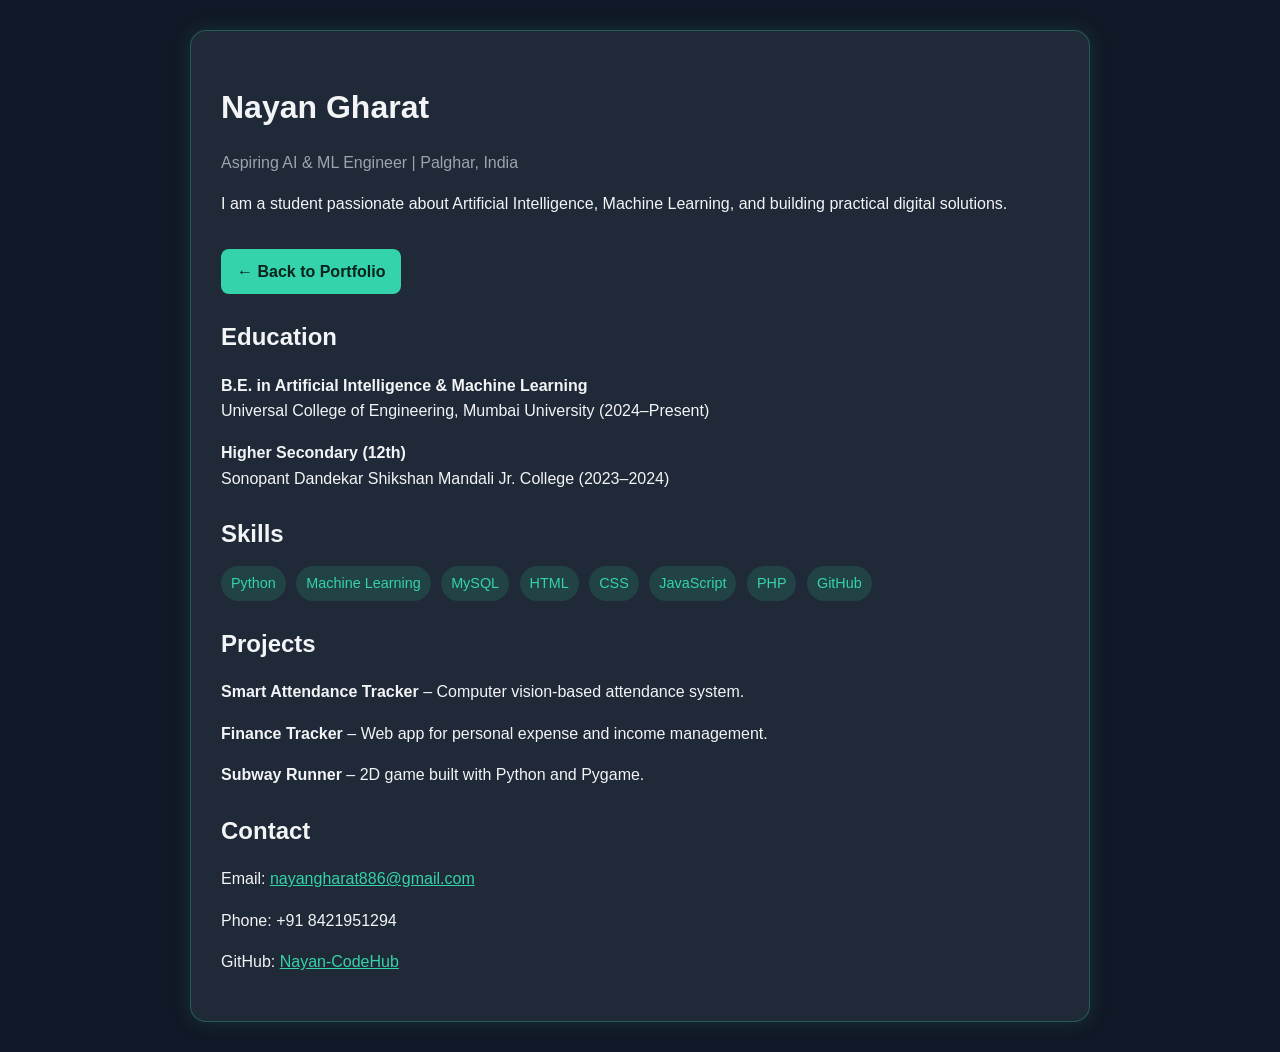
<file: resume.html>
<!DOCTYPE html>
<html lang="en">
<head>
  <meta charset="UTF-8" />
  <meta name="viewport" content="width=device-width, initial-scale=1.0" />
  <title>Resume | Nayan Gharat</title>
  <style>
    :root {
      --bg: #111827;
      --card: #1f2937;
      --text: #f3f4f6;
      --muted: #9ca3af;
      --accent: #34d3ab;
    }
    * { box-sizing: border-box; }
    body {
      margin: 0;
      font-family: Arial, sans-serif;
      background: var(--bg);
      color: var(--text);
      padding: 30px;
      line-height: 1.6;
    }
    .container {
      max-width: 900px;
      margin: auto;
      background: var(--card);
      padding: 30px;
      border-radius: 16px;
      border: 1px solid rgba(52, 211, 153, 0.3);
      box-shadow: 0 0 20px rgba(52, 211, 153, 0.15);
    }
    h1, h2, h3 { margin-bottom: 8px; }
    .muted { color: var(--muted); }
    .section { margin-top: 24px; }
    .grid { display: grid; gap: 12px; }
    .pill { display: inline-block; margin: 4px 6px 0 0; padding: 6px 10px; border-radius: 999px; background: rgba(52, 211, 153, 0.15); color: var(--accent); font-size: 0.9rem; }
    a { color: var(--accent); }
    .btn { display: inline-block; margin-top: 16px; padding: 10px 16px; background: var(--accent); color: #06231d; text-decoration: none; border-radius: 8px; font-weight: 600; }
  </style>
</head>
<body>
  <div class="container">
    <h1>Nayan Gharat</h1>
    <p class="muted">Aspiring AI & ML Engineer | Palghar, India</p>
    <p>I am a student passionate about Artificial Intelligence, Machine Learning, and building practical digital solutions.</p>
    <a class="btn" href="index.html">← Back to Portfolio</a>

    <div class="section">
      <h2>Education</h2>
      <p><strong>B.E. in Artificial Intelligence & Machine Learning</strong><br/>Universal College of Engineering, Mumbai University (2024–Present)</p>
      <p><strong>Higher Secondary (12th)</strong><br/>Sonopant Dandekar Shikshan Mandali Jr. College (2023–2024)</p>
    </div>

    <div class="section">
      <h2>Skills</h2>
      <div class="grid">
        <div>
          <span class="pill">Python</span>
          <span class="pill">Machine Learning</span>
          <span class="pill">MySQL</span>
          <span class="pill">HTML</span>
          <span class="pill">CSS</span>
          <span class="pill">JavaScript</span>
          <span class="pill">PHP</span>
          <span class="pill">GitHub</span>
        </div>
      </div>
    </div>

    <div class="section">
      <h2>Projects</h2>
      <p><strong>Smart Attendance Tracker</strong> – Computer vision-based attendance system.</p>
      <p><strong>Finance Tracker</strong> – Web app for personal expense and income management.</p>
      <p><strong>Subway Runner</strong> – 2D game built with Python and Pygame.</p>
    </div>

    <div class="section">
      <h2>Contact</h2>
      <p>Email: <a href="mailto:nayangharat886@gmail.com">nayangharat886@gmail.com</a></p>
      <p>Phone: +91 8421951294</p>
      <p>GitHub: <a href="https://github.com/Nayan-CodeHub" target="_blank">Nayan-CodeHub</a></p>
    </div>
  </div>
</body>
</html>
</file>
